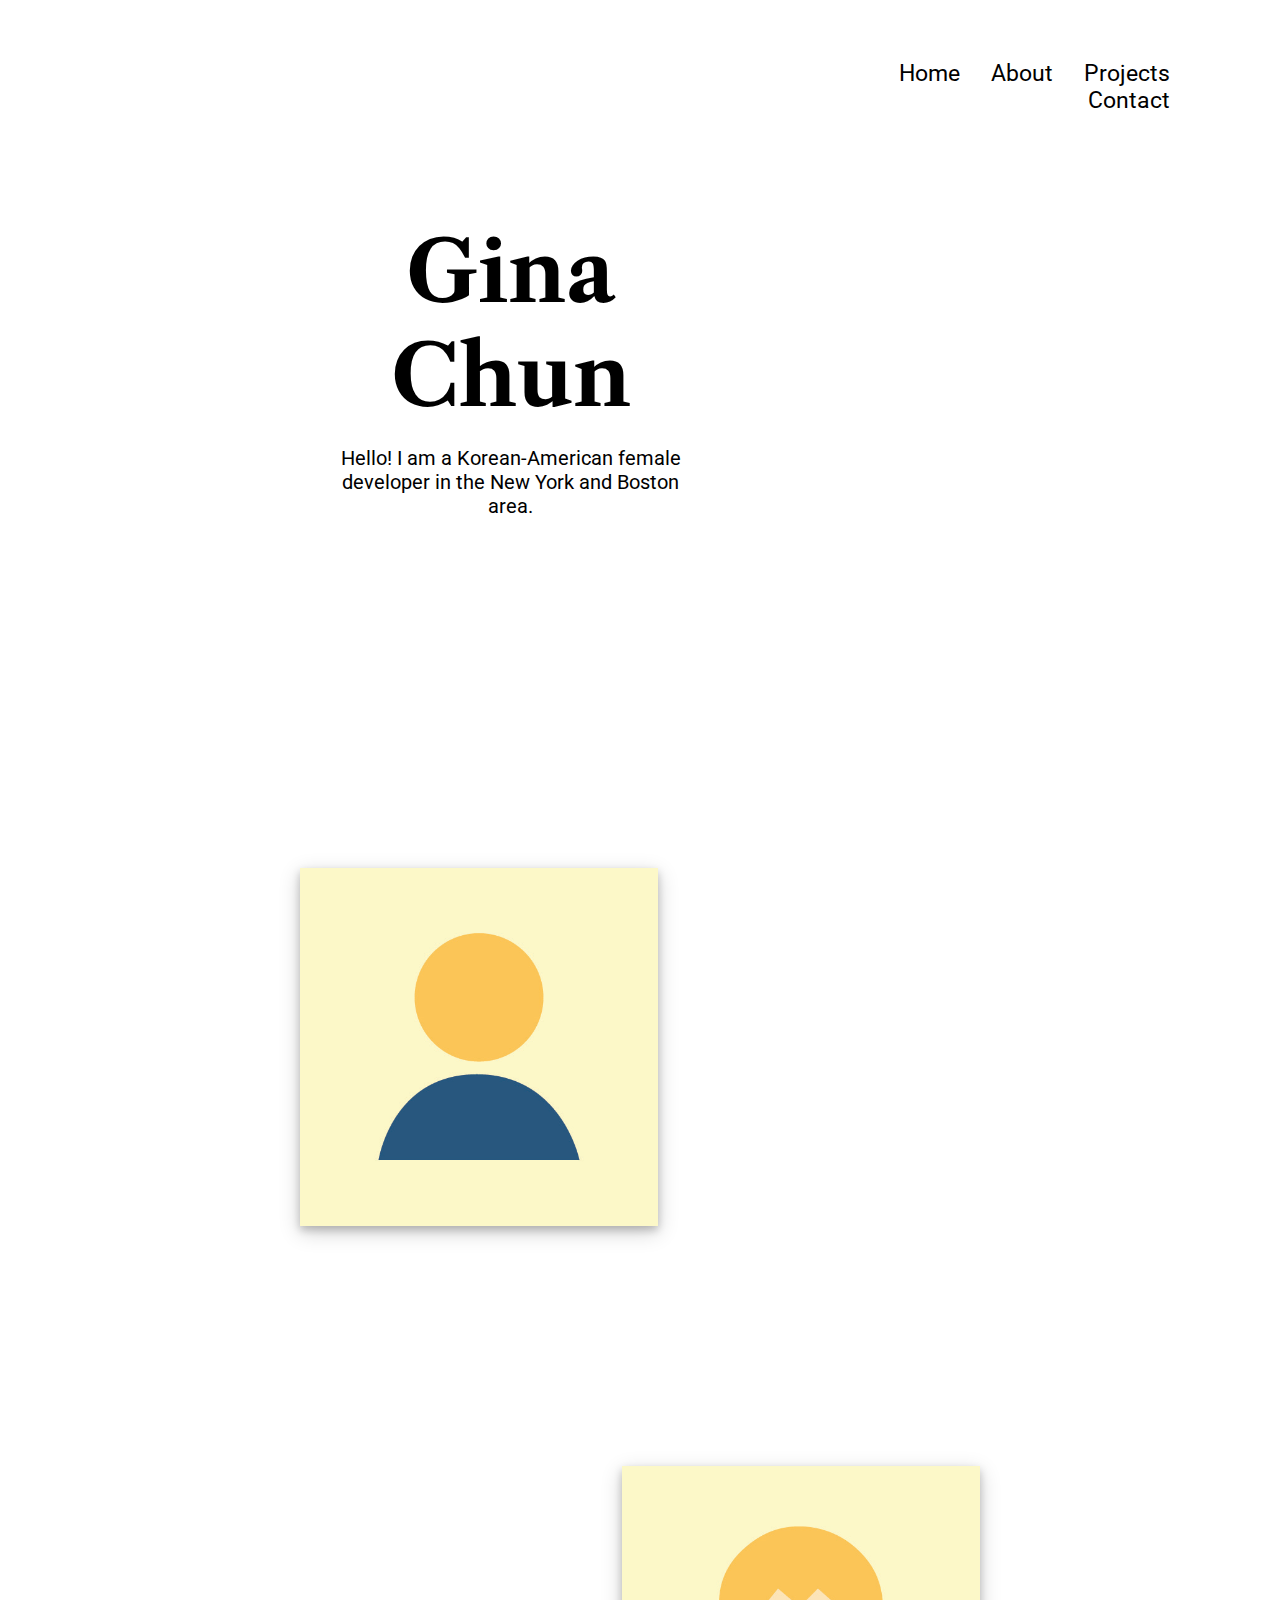
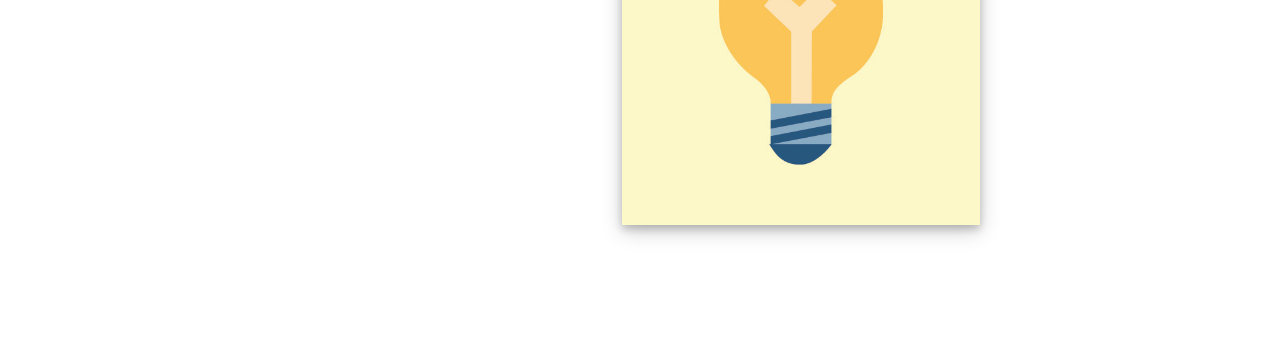
<file: index.html>
<!DOCTYPE html>
<html>
<head>
    <link rel="stylesheet" href="css/index_styles.css">
<title>Gina Chun</title>
</head>

<body>
    <!-- <img src="img/Gina Front.jpg" alt="Profile"> -->
    <header>
        <nav>
            <a href="index.html" class="menu">Home</a>
            <a href="about.html" class="menu">About</a>
            <a href="projects.html" class="menu">Projects</a>
            <a href="contact.html" class="menu">Contact</a>    
        </nav>
    </header>
    <div class="intro">
       <h1>Gina Chun</h1> <br>
       <p>Hello! I am a Korean-American female developer in the New York and Boston area.</p>
    </div>

    <div class="box1">
        <img class="personimg" src="img/person.jpg" alt="About Me">
        <div class="card1">
            <h2>About Me</h2> 
            <a href="about.html" class="button">View</a>
        </div>
    </div>
    
    <div class="box2">
        <img class="bulbimg" src="img/bulb.jpg" alt="Projects">
        <div class="card2">
            <h2>Projects</h2> 
            <a href="projects.html" class="button">View</a>
        </div>
    </div>
    
      
    
</body>
</html>
</file>
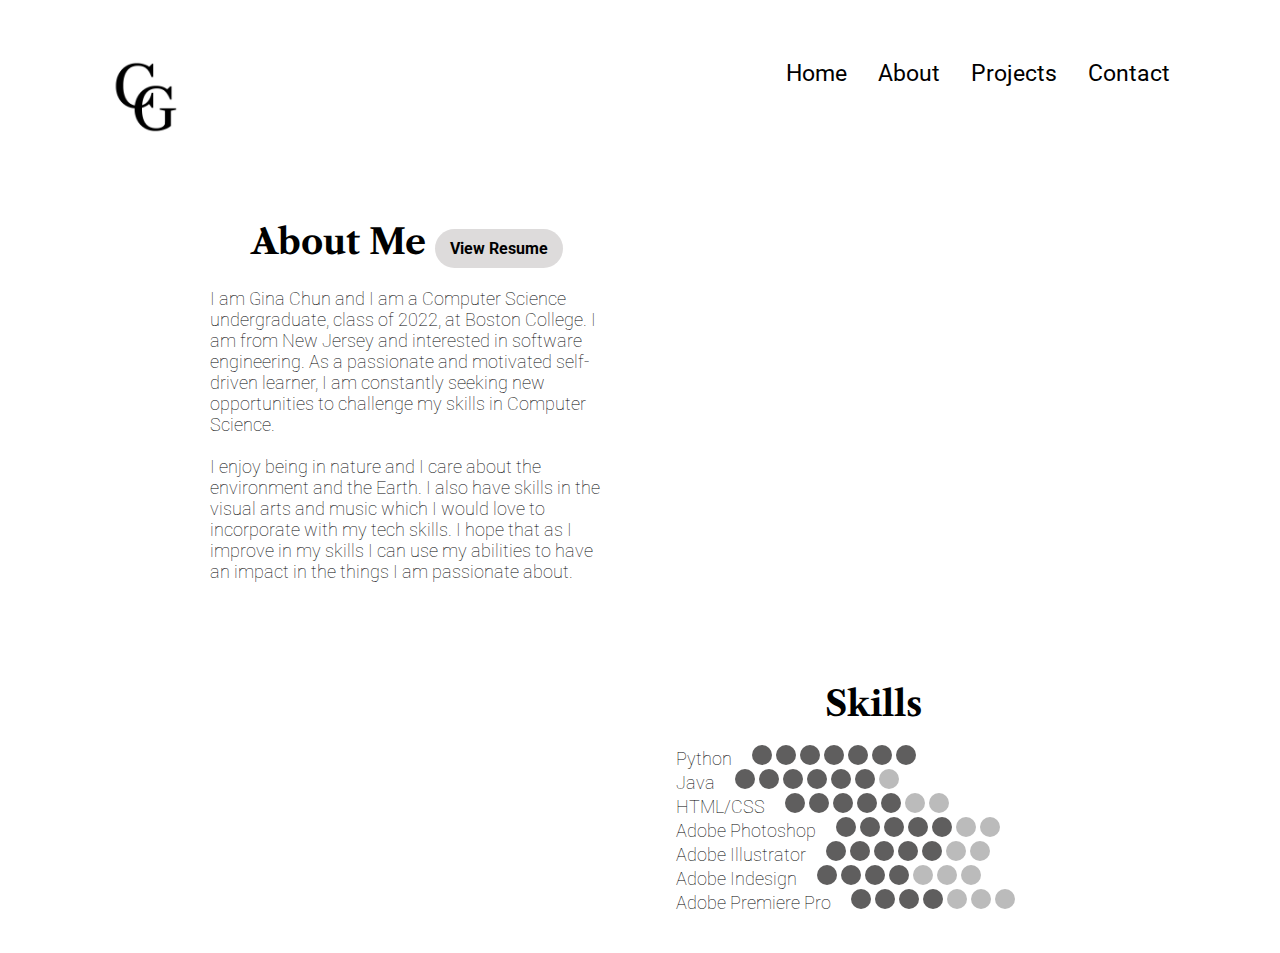
<file: about.html>
<!DOCTYPE html>
<html>
<head>
    <link rel="stylesheet" href="css/about_styles.css">
<title>Gina Chun</title>
</head>

<body>
    <header>
        <a href="index.html" class="name">
            <img src="img/name.jpg" alt="Name Logo" style="width: 7%">
        </a> 

        <nav>
            <a href="index.html" class="menu">Home</a>
            <a href="about.html" class="menu">About</a>
            <a href="projects.html" class="menu">Projects</a>
            <a href="contact.html" class="menu">Contact</a>
        </nav>
    </header>

    <div class="desc">
        <h2>About Me <a id="resume" href="GinaChunResume.pdf" target="_blank" download>View Resume</a></a></h2>
        <p>I am Gina Chun and I am a Computer Science undergraduate, class of 2022, at Boston College. 
        I am from New Jersey and interested in software engineering. As a passionate and motivated self-driven learner, I am constantly seeking new opportunities to challenge my skills in Computer Science. 
        <br><br>
        I enjoy being in nature and I care about the environment and the Earth. I also have skills in the visual arts and music 
        which I would love to incorporate with my tech skills. I hope that as I improve in my skills I can use my abilities to have an impact in the things I am passionate about.</p>
        
    </div>
    
    <div class="skill">
        <h2>Skills</h2>
        <p>Python &nbsp;&nbsp;&nbsp;
        <span class="dot1"></span>
        <span class="dot1"></span>
        <span class="dot1"></span>
        <span class="dot1"></span>
        <span class="dot1"></span>
        <span class="dot1"></span>
        <span class="dot1"></span><br>
        Java  &nbsp;&nbsp;&nbsp;
        <span class="dot1"></span>
        <span class="dot1"></span>
        <span class="dot1"></span>
        <span class="dot1"></span>
        <span class="dot1"></span>
        <span class="dot1"></span>
        <span class="dot"></span><br>
        HTML/CSS   &nbsp;&nbsp;&nbsp;
        <span class="dot1"></span>
        <span class="dot1"></span>
        <span class="dot1"></span>
        <span class="dot1"></span>
        <span class="dot1"></span>
        <span class="dot"></span>
        <span class="dot"></span><br>
        Adobe Photoshop  &nbsp;&nbsp;&nbsp;
        <span class="dot1"></span>
        <span class="dot1"></span>
        <span class="dot1"></span>
        <span class="dot1"></span>
        <span class="dot1"></span>
        <span class="dot"></span>
        <span class="dot"></span><br>
        Adobe Illustrator   &nbsp;&nbsp;&nbsp;
        <span class="dot1"></span>
        <span class="dot1"></span>
        <span class="dot1"></span>
        <span class="dot1"></span>
        <span class="dot1"></span>
        <span class="dot"></span>
        <span class="dot"></span><br>
        Adobe Indesign  &nbsp;&nbsp;&nbsp;
        <span class="dot1"></span>
        <span class="dot1"></span>
        <span class="dot1"></span>
        <span class="dot1"></span>
        <span class="dot"></span>
        <span class="dot"></span>
        <span class="dot"></span><br>
        Adobe Premiere Pro  &nbsp;&nbsp;&nbsp;
        <span class="dot1"></span>
        <span class="dot1"></span>
        <span class="dot1"></span>
        <span class="dot1"></span>
        <span class="dot"></span>
        <span class="dot"></span>
        <span class="dot"></span><br>
    </p>

    </div>
</body>
</html>
</file>
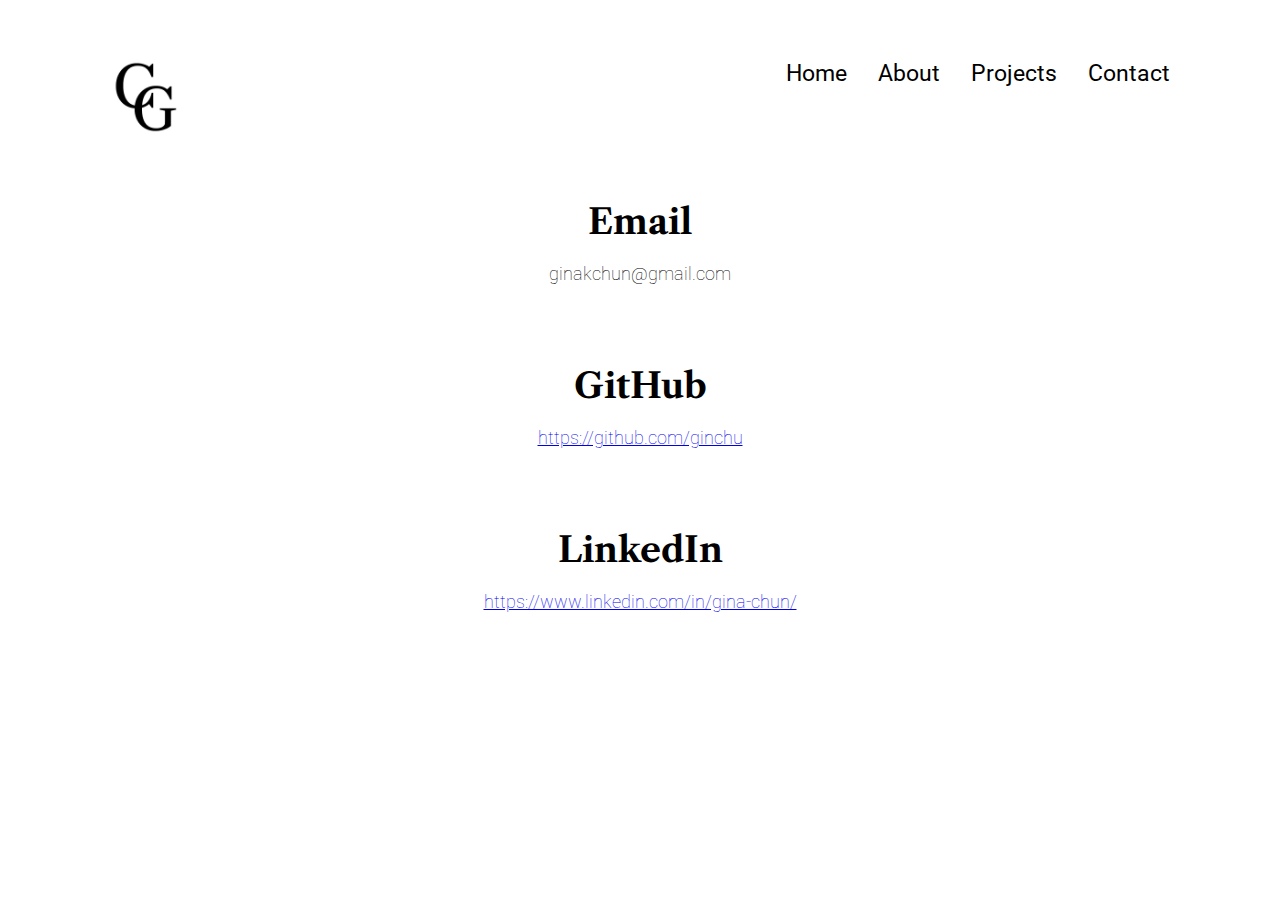
<file: contact.html>
<!DOCTYPE html>
<html>
<head>
    <link rel="stylesheet" href="css/contact_styles.css">
<title>Gina Chun</title>
</head>

<body>
    <header>
        <a href="index.html" class="name">
            <img src="img/name.jpg" alt="Name Logo" style="width: 7%">
        </a> 

        <nav>
            <a href="index.html" class="menu">Home</a>
            <a href="about.html" class="menu">About</a>
            <a href="projects.html" class="menu">Projects</a>
            <a href="contact.html" class="menu">Contact</a>
        </nav>
    </header>

    <div>
        <h2>Email</h2>
        <p>ginakchun@gmail.com</p>
        <h2>GitHub</h2>
        <p><a href= "https://github.com/ginchu">https://github.com/ginchu</a></p>
        <h2>LinkedIn</h2>
        <p><a href="https://www.linkedin.com/in/gina-chun/">https://www.linkedin.com/in/gina-chun/</a></p>
    </div>
    
</body>
</html>
</file>
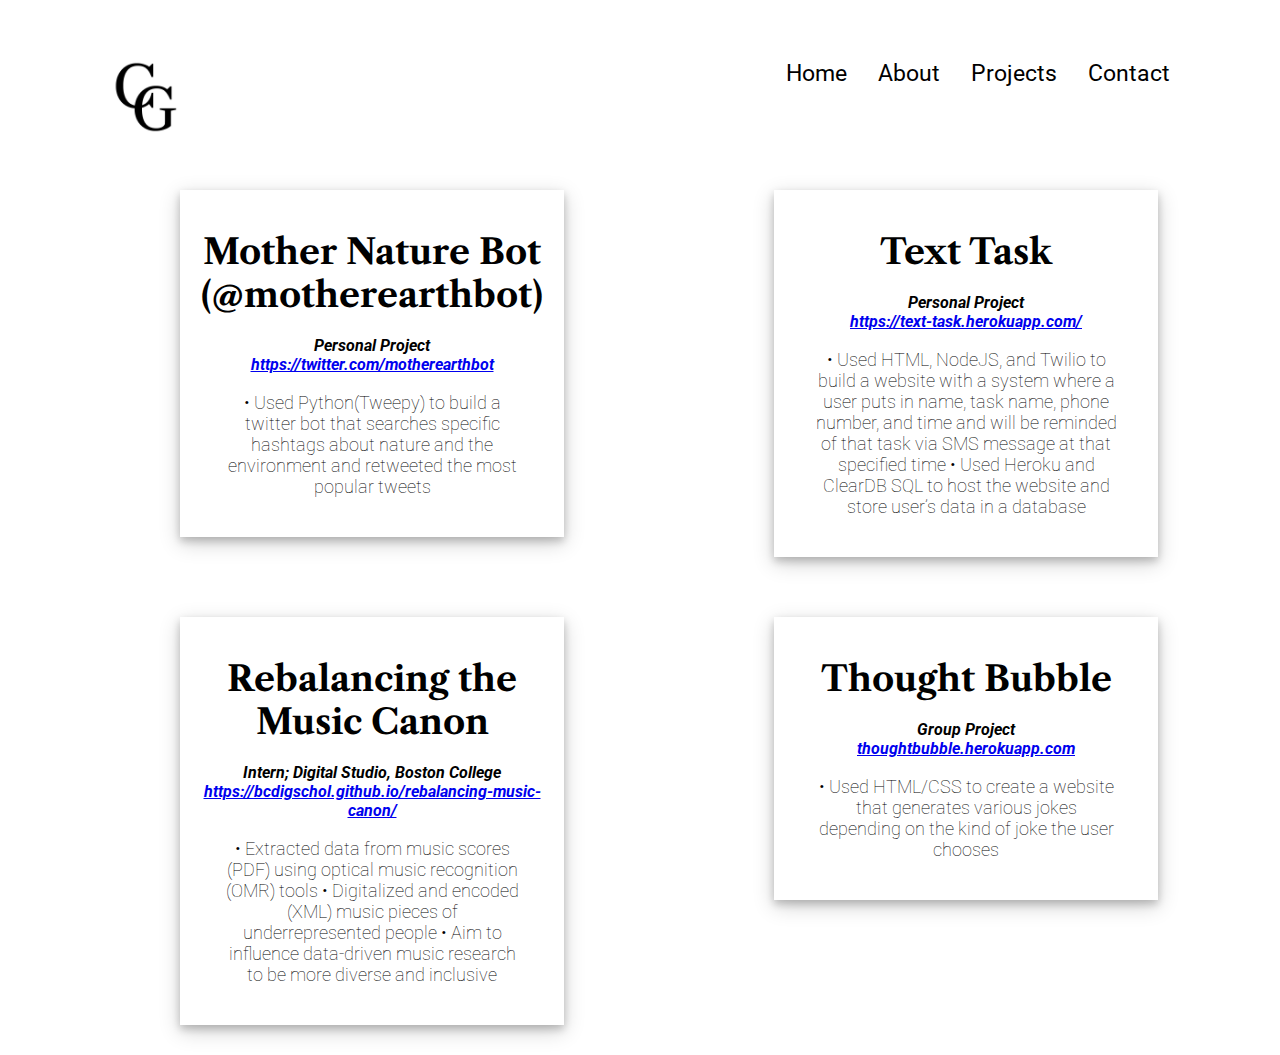
<file: projects.html>
<!DOCTYPE html>
<html>
<head>
    <link rel="stylesheet" href="css/project_styles.css">
<title>Gina Chun</title>
</head>

<body>
    <header>
        <a href="index.html" class="name">
            <img src="img/name.jpg" alt="Name Logo" style="width: 7%">
        </a> 

        <nav>
            <a href="index.html" class="menu">Home</a>
            <a href="about.html" class="menu">About</a>
            <a href="projects.html" class="menu">Projects</a>
            <a href="contact.html" class="menu">Contact</a>
        </nav>
    </header>

    <div>
        <h2>Mother Nature Bot (@motherearthbot)</h2>
        <h3>Personal Project<br>
        <a href="https://twitter.com/motherearthbot">https://twitter.com/motherearthbot</a>
        </h3><br>   
        <p>• Used Python(Tweepy) to build a twitter bot that searches specific 
        hashtags about nature and the environment and retweeted the most popular tweets</p>
    </div>
    <div>
        <h2>Text Task</h2>
        <h3>Personal Project<br>
        <a href="https://twitter.com/motherearthbot">https://text-task.herokuapp.com/</a>
        </h3><br>   
        <p>• Used HTML, NodeJS, and Twilio to build a website with a system where a user puts in name, task name, phone number, and time and will be reminded of that task via SMS message at that specified time
        • Used Heroku and ClearDB SQL to host the website and store user’s data in a database</p>
    </div>
    <div>
        <h2>Rebalancing the Music Canon</h2>
        <h3>Intern; Digital Studio, Boston College<br>
        <a href="https://bcdigschol.github.io/rebalancing-music-canon/">https://bcdigschol.github.io/rebalancing-music-canon/</a>
        </h3>  <br> 
        <p>• Extracted data from music scores (PDF) using optical music recognition (OMR) tools
        • Digitalized and encoded (XML) music pieces of underrepresented people
        • Aim to influence data-driven music research to be more diverse and inclusive</p>
    </div>
    <div>
        <h2>Thought Bubble</h2>
        <h3>Group Project<br>
        <a href="thoughtbubble.herokuapp.com">thoughtbubble.herokuapp.com</a>
        </h3><br>
        <p>• Used HTML/CSS to create a website that generates 
        various jokes depending on the kind of joke the user chooses</p>
    
    </div>
    
</body>
</html>
</file>
<file: css/index_styles.css>
@import url('https://fonts.googleapis.com/css?family=Roboto:500&display=swap');
@import url('https://fonts.googleapis.com/css?family=Libre+Caslon+Text&display=swap');
* {
    margin: 0;
    padding: 0;
} 
body {
    background-color: white;
}
body::-webkit-scrollbar { 
    display: none; 
}
header {
    background-color: white;
    padding-top: 60px;
    padding-left: 40px;
    padding-bottom: 40px;
    padding-right: 110px;
    font-size: 23px;
    width: 25%;
    float: right;
}
nav {
    float: right;
    text-align: right;
    font-family: 'Roboto', sans-serif;
    word-spacing: 25px;
}
.menu:link, .menu:visited  {
    text-decoration: none;
    color: black;
}
.menu:hover, .menu:active {
    text-decoration: underline;
    color: orange;
}
img {
    width: 58%;
    float: left;
}
.intro {

    text-align: center;
    padding-top: 220px;
    padding-right: 120px;
    padding-left: 70px;
    padding-bottom: 230px;
    float: right;
    width: 28%;

}
h1 {
    font-family: 'Libre Caslon Text', serif;
    font-size: 85px;
}
h2{
    font-family: 'Libre Caslon Text', serif;
    font-size: 40px;
}
p {
    font-family: 'Roboto', sans-serif;
    font-size: 20px;

}
.box1, .box2 {
    position: relative;
    text-align: center;
    width: 28%;
    margin-top: 120px;
    margin-bottom: 120px;
    box-shadow: 0 4px 8px 0 rgba(0, 0, 0, 0.2), 0 6px 20px 0 rgba(0, 0, 0, 0.19);

}
.box1{
    float: left;
    margin-left: 300px;
}
.box2 {
    float: right;
    margin-right: 300px;
}
.personimg, .bulbimg {
    width: 100%;
    transition: .5s ease;
}

.card1, .card2 {
    position: absolute;
    top: 50%;
    left: 50%;
    transition: .5s ease;
    opacity: 0;
    transform: translate(-50%, -50%);
    -ms-transform: translate(-50%, -50%);
}

.box1:hover .personimg, .box2:hover .bulbimg{
    filter: brightness(85%);

}
.box1:hover .card1, .box2:hover .card2{
    opacity: 1;
}


.button {
    margin: 15px;
    border: Solid grey;
    border-width: 200;
    border-radius: 5px;
    color: grey;
    padding: 15px 25px;
    text-align: center;
    text-decoration: none;
    display: inline-block;
    font-size: 18px;
    font-family: 'Roboto', sans-serif;
}

.button:link, .button:visited  {
    text-decoration: none;
    color: grey;
}
.button:hover, .button:active {
    background-color: grey;
    color: orange;
}
</file>
<file: css/about_styles.css>
@import url('https://fonts.googleapis.com/css?family=Roboto:500&display=swap');
@import url('https://fonts.googleapis.com/css?family=Libre+Caslon+Text&display=swap');
* {
    margin: 0;
    padding: 0;
} 
body {
    background-color: white;
}
body::-webkit-scrollbar { 
    display: none; 
}
header {
    background-color: white;
    padding-top: 60px;
    padding-left: 110px;
    padding-bottom: 20px;
    padding-right: 110px;
    font-family: 'Roboto', sans-serif;
    font-size: 23px;
}
nav {
    float: right;
    text-align: right;
    font-family: 'Roboto', sans-serif;
    word-spacing: 25px;
}
.menu:link, .menu:visited  {
    text-decoration: none;
    color: black;
}
.menu:hover, .menu:active {
    text-decoration: underline;
    color: orange;
}
h2 {
    /*border-style: dotted;*/
    padding-bottom: 20px;
    padding-top: 40px;
    font-family: 'Libre Caslon Text', serif;
    font-weight: bold;
    text-align: center;
    font-size: 35px;
}

p {
    /*border-style: double;*/
    border-radius: 10px;
    font-family: 'Roboto', sans-serif;
    font-weight: lighter;
    font-size: 18px;
    padding: 0px 40px 40px 40px;

}

#resume{
    border-radius: 20px;
    background-color: rgb(221, 219, 219); 
    border: none;
    color: black;
    padding: 10px 15px;
    font-family: 'Roboto', sans-serif;
    text-align: center;
    text-decoration: none;
    display: inline-block;
    font-size: 16px;
}
#resume:hover{
    text-decoration: underline;
}

div {
    margin-top: 20px;
    width: 37%;
}
.desc{
    float: left;
    margin-left: 170px;
}
.skill{
    float: right;
    margin-right: 170px;
}
.dot {
    height: 20px;
    width: 20px;
    background-color: #bbb;
    border-radius: 50%;
    display: inline-block;

}
.dot1 {
    height: 20px;
    width: 20px;
    background-color: rgb(95, 94, 94);
    border-radius: 50%;
    display: inline-block;

}
</file>
<file: css/contact_styles.css>
@import url('https://fonts.googleapis.com/css?family=Roboto:500&display=swap');
@import url('https://fonts.googleapis.com/css?family=Libre+Caslon+Text&display=swap');
* {
    margin: 0;
    padding: 0;
} 
body {
    background-color: white;
}
body::-webkit-scrollbar { 
    display: none; 
}
header {
    background-color: white;
    padding-top: 60px;
    padding-left: 110px;
    padding-bottom: 20px;
    padding-right: 110px;
    font-family: 'Roboto', sans-serif;
    font-size: 23px;
}
nav {
    float: right;
    text-align: right;
    font-family: 'Roboto', sans-serif;
    word-spacing: 25px;
}
.menu:link, a:visited  {
    text-decoration: none;
    color: black;
}
.menu:hover, .menu:active {
    text-decoration: underline;
    color: orange;
}
h2 {
    padding-bottom: 20px;
    padding-top: 40px;
    font-family: 'Libre Caslon Text', serif;
    font-weight: bold;
    text-align: center;
    font-size: 35px;
}

p {
    font-family: 'Roboto', sans-serif;
    font-weight: lighter;
    font-size: 18px;
    padding: 0px 40px 40px 40px;

}

div {
    width: 100%;
    text-align: center;
}
</file>
<file: css/project_styles.css>
@import url('https://fonts.googleapis.com/css?family=Roboto:500&display=swap');
@import url('https://fonts.googleapis.com/css?family=Libre+Caslon+Text&display=swap');
* {
    margin: 0;
    padding: 0;
} 
body {
    background-color: white;
}
body::-webkit-scrollbar { 
    display: none; 
}
header {
    background-color: white;
    padding-top: 60px;
    padding-left: 110px;
    padding-bottom: 20px;
    padding-right: 110px;
    font-family: 'Roboto', sans-serif;
    font-size: 23px;
}
nav {
    float: right;
    text-align: right;
    font-family: 'Roboto', sans-serif;
    word-spacing: 25px;
}
.menu:link, a:visited  {
    text-decoration: none;
    color: black;
}
.menu:hover, .menu:active {
    text-decoration: underline;
    color: orange;
}
h2 {
    padding-bottom: 20px;
    padding-top: 40px;
    font-family: 'Libre Caslon Text', serif;
    font-weight: bold;
    text-align: center;
    font-size: 35px;
}
h3 {
    font-family: 'Roboto', sans-serif;
    font-style: italic;
    font-size: 16px;

}

p {
    font-family: 'Roboto', sans-serif;
    font-weight: lighter;
    font-size: 18px;
    padding: 0px 40px 40px 40px;

}

div {
    width: 30%;
    text-align: center;
    float: left;
    margin: 30px;
    margin-left: 180px;
    box-shadow: 0 4px 8px 0 rgba(0, 0, 0, 0.2), 0 6px 20px 0 rgba(0, 0, 0, 0.19);
}
</file>
